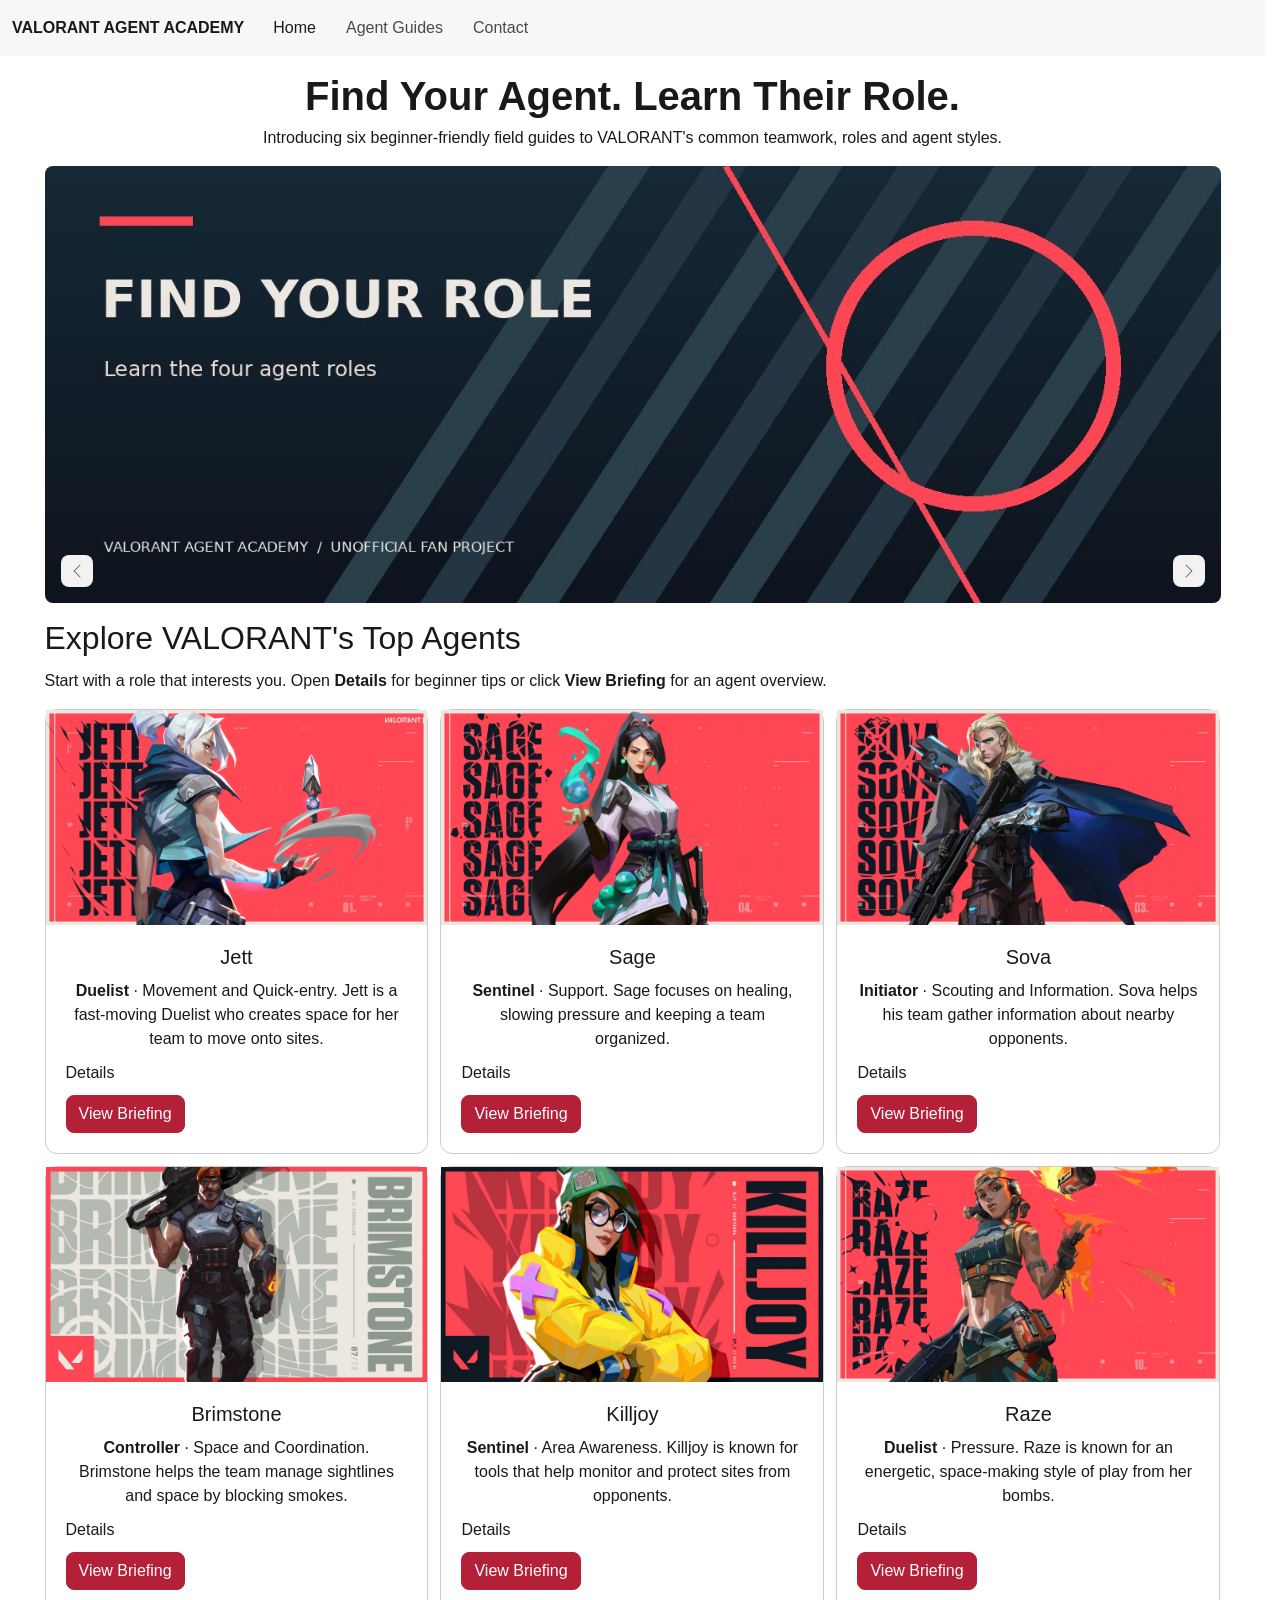
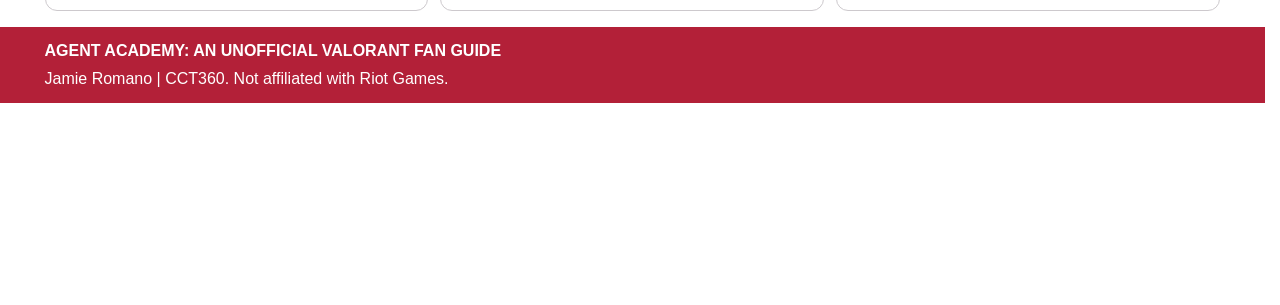
<file: index.html>
<!DOCTYPE html>
<html lang="en">
<head>
<meta charset="UTF-8">
<meta name="viewport" content="width=device-width, initial-scale=1.0">
<title>Agent Academy | VALORANT Beginner Agent Guides</title>
<!-- Load Bootstrap 6 before my custom CSS. -->
<link rel="stylesheet" href="css/bootstrap.min.css">
<link rel="stylesheet" href="css/style.css">
<script type="module" src="js/bootstrap.bundle.min.js"></script>
</head>
<!-- Responsive navbar with a drawer menu on smaller screens. -->
<body><nav class="navbar md:navbar-expand bg-1 fg-2" aria-label="Main navigation">
  <div class="container-fluid">
    <a class="navbar-brand fw-bold" href="index.html">VALORANT AGENT ACADEMY</a>
    <button class="btn-icon navbar-toggler" type="button" data-bs-toggle="drawer" data-bs-target="#navbarNav" aria-controls="navbarNav" aria-expanded="false" aria-label="Toggle navigation">
      <span class="navbar-toggler-icon" aria-hidden="true"></span>
    </button>
    <dialog class="drawer drawer-end" tabindex="-1" id="navbarNav" aria-labelledby="navbarNavLabel">
      <div class="drawer-header"><h2 class="drawer-title h5" id="navbarNavLabel">Menu</h2><button type="button" class="btn-close" data-bs-dismiss="drawer" aria-label="Close menu"></button></div>
      <div class="drawer-body"><ul class="navbar-nav">
        <li class="nav-item"><a class="nav-link active" aria-current="page" href="index.html">Home</a></li>
        <li class="nav-item"><a class="nav-link" href="index.html#agents">Agent Guides</a></li>
        <li class="nav-item"><a class="nav-link "  href="contact.html">Contact</a></li>
      </ul></div>
    </dialog>
  </div>
</nav><main>
<!-- Main introduction to the website. -->
<header class="container mt-5 text-center"><h1 class="fw-bold">Find Your Agent. Learn Their Role.</h1><p class="fs-4">Introducing six beginner-friendly field guides to VALORANT's common teamwork, roles and agent styles.</p></header>
<!-- Carousel with three images and navigation buttons. -->
<section class="container mt-3" aria-label="Featured agent guide slides">
<div id="heroCarousel" class="carousel carousel-overlay" aria-roledescription="carousel" aria-label="Guide highlights">
<div class="carousel-inner rounded-5">
<div class="carousel-item active"><img src="images/banner1.jpg" class="d-block w-100" alt="Original graphic inviting players to find their VALORANT agent role, with teal and red geometric shapes"></div>
<div class="carousel-item"><img src="images/banner2.jpg" class="d-block w-100" alt="Original futuristic teal graphic reminding players to share map information with teammates"></div>
<div class="carousel-item"><img src="images/banner3.jpg" class="d-block w-100" alt="Original geometric graphic inviting players to explore six VALORANT agent guides"></div>
</div>
<div class="carousel-overlay-controls">
<button class="btn-icon btn-sm btn-subtle theme-secondary" type="button" data-bs-target="#heroCarousel" data-bs-slide="prev" aria-label="Previous slide"><span class="carousel-icon-prev" aria-hidden="true"></span></button>
<button class="btn-icon btn-sm btn-subtle theme-secondary" type="button" data-bs-target="#heroCarousel" data-bs-slide="next" aria-label="Next slide"><span class="carousel-icon-next" aria-hidden="true"></span></button>
</div>
<!-- Responsive card grid: 1 column on phones, 2 on tablets, 3 on desktops. -->
</div></section><section id="agents" class="container mt-5" aria-labelledby="agentsTitle"><h2 id="agentsTitle" class="mb-4">Explore VALORANT's Top Agents</h2><p>Start with a role that interests you. Open <strong>Details</strong> for beginner tips or click <strong>View Briefing</strong> for an agent overview.</p><div class="row g-4">
  <!-- Card 1: Jett -->
  <div class="col-12 md:col-6 lg:col-4">
  <article class="card h-100">
    <img src="images/jett.jpg" class="w-100" alt="Original illustrated Jett guide graphic with abstract portrait shapes and a duelist role label" loading="lazy">
    <div class="card-body d-flex flex-column align-items-center">
      <h3 class="card-title h4">Jett</h3>
      <p class="card-text text-center"><strong>Duelist</strong> · Movement and Quick-entry. Jett is a fast-moving Duelist who creates space for her team to move onto sites.</p>
      <!-- The details element expands without JavaScript. -->
      <details class="accordion-item w-100" name="details1">
        <summary class="accordion-header">Details</summary>
        <div class="accordion-body"><p class="mb-0">For Beginners: Practice confident movement and pay attention to how teammates follow an entry.</p></div>
      </details>
      <!-- Button opens Jett's matching dialog. -->
      <button class="btn-solid theme-primary mt-auto mt-4" type="button" data-bs-toggle="dialog" data-bs-target="#briefingDialog1">View Briefing</button>
    </div>
  </article>
</div>
<!-- Card 2: Sage -->
<div class="col-12 md:col-6 lg:col-4">
  <article class="card h-100">
    <img src="images/sage.jpg" class="w-100" alt="Original illustrated Sage guide graphic with abstract portrait shapes and a sentinel role label" loading="lazy">
    <div class="card-body d-flex flex-column align-items-center">
      <h3 class="card-title h4">Sage</h3>
      <p class="card-text text-center"><strong>Sentinel</strong> · Support. Sage focuses on healing, slowing pressure and keeping a team organized.</p>
      <details class="accordion-item w-100" name="details2">
        <summary class="accordion-header">Details</summary>
        <div class="accordion-body"><p class="mb-0">For Beginners: Watch your team's position and choose moments to support teammates and secure space.</p></div>
      </details>
      <button class="btn-solid theme-primary mt-auto mt-4" type="button" data-bs-toggle="dialog" data-bs-target="#briefingDialog2">View Briefing</button>
    </div>
  </article>
</div>
<!-- Card 3: Sova -->
<div class="col-12 md:col-6 lg:col-4">
  <article class="card h-100">
    <img src="images/sova.jpg" class="w-100" alt="Original illustrated Sova guide graphic with abstract portrait shapes and a initiator role label" loading="lazy">
    <div class="card-body d-flex flex-column align-items-center">
      <h3 class="card-title h4">Sova</h3>
      <p class="card-text text-center"><strong>Initiator</strong> · Scouting and Information. Sova helps his team gather information about nearby opponents.</p>
      <details class="accordion-item w-100" name="details3">
        <summary class="accordion-header">Details</summary>
        <div class="accordion-body"><p class="mb-0">For Beginners: Share information clearly (using skill) before your teammates commit to a new area.</p></div>
      </details>
      <button class="btn-solid theme-primary mt-auto mt-4" type="button" data-bs-toggle="dialog" data-bs-target="#briefingDialog3">View Briefing</button>
    </div>
  </article>
</div>
<!-- Card 4: Brimstone -->
<div class="col-12 md:col-6 lg:col-4">
  <article class="card h-100">
    <img src="images/brimstone.jpg" class="w-100" alt="Original illustrated Brimstone guide graphic with abstract portrait shapes and a controller role label" loading="lazy">
    <div class="card-body d-flex flex-column align-items-center">
      <h3 class="card-title h4">Brimstone</h3>
      <p class="card-text text-center"><strong>Controller</strong> · Space and Coordination. Brimstone helps the team manage sightlines and space by blocking smokes.</p>
      <details class="accordion-item w-100" name="details4">
        <summary class="accordion-header">Details</summary>
        <div class="accordion-body"><p class="mb-0">For Beginners: Think about visibility and how to help teammates move together safely by smoking off opponents.</p></div>
      </details>
      <button class="btn-solid theme-primary mt-auto mt-4" type="button" data-bs-toggle="dialog" data-bs-target="#briefingDialog4">View Briefing</button>
    </div>
  </article>
</div>
<!-- Card 5: Killjoy -->
<div class="col-12 md:col-6 lg:col-4">
  <article class="card h-100">
    <img src="images/killjoy.jpg" class="w-100" alt="Original illustrated Killjoy guide graphic with abstract portrait shapes and a sentinel role label" loading="lazy">
    <div class="card-body d-flex flex-column align-items-center">
      <h3 class="card-title h4">Killjoy</h3>
      <p class="card-text text-center"><strong>Sentinel</strong> · Area Awareness. Killjoy is known for tools that help monitor and protect sites from opponents.</p>
      <details class="accordion-item w-100" name="details5">
        <summary class="accordion-header">Details</summary>
        <div class="accordion-body"><p class="mb-0">For Beginners: Pay attention to defensive coverage and call out what your team needs.</p></div>
      </details>
      <button class="btn-solid theme-primary mt-auto mt-4" type="button" data-bs-toggle="dialog" data-bs-target="#briefingDialog5">View Briefing</button>
    </div>
  </article>
</div>
<!-- Card 6: Raze -->
<div class="col-12 md:col-6 lg:col-4">
  <article class="card h-100">
    <img src="images/raze.jpg" class="w-100" alt="Original illustrated Raze guide graphic with abstract portrait shapes and a duelist role label" loading="lazy">
    <div class="card-body d-flex flex-column align-items-center">
      <h3 class="card-title h4">Raze</h3>
      <p class="card-text text-center"><strong>Duelist</strong> · Pressure. Raze is known for an energetic, space-making style of play from her bombs.</p>
      <details class="accordion-item w-100" name="details6">
        <summary class="accordion-header">Details</summary>
        <div class="accordion-body"><p class="mb-0">For Beginners: Coordinate with teammates and focus on when to take entry.</p></div>
      </details>
      <button class="btn-solid theme-primary mt-auto mt-4" type="button" data-bs-toggle="dialog" data-bs-target="#briefingDialog6">View Briefing</button>
    </div>
  </article>
<!-- Each agent has a separate dialog with a unique ID. -->
<!-- Jett briefing -->
</div></div></section></main><dialog class="dialog" id="briefingDialog1" aria-labelledby="briefingTitle1">
  <div class="dialog-header"><h2 class="dialog-title h5" id="briefingTitle1">Jett: Agent Briefing</h2><button type="button" class="btn-close" data-bs-dismiss="dialog" aria-label="Close Jett briefing"></button></div>
  <div class="dialog-body"><p>Jett is a duelist from South Korea. Jett is a fast-moving Duelist who creates opportunities for her team to move onto site.</p><p class="mb-0"><strong>Try this:</strong> Practice dashing into sites and creating space with smokes and fast-entry.</p></div>
  <div class="dialog-footer"><button class="btn-solid theme-primary" type="button" data-bs-dismiss="dialog">Close</button></div>
</dialog>
<!-- Sage briefing -->
<dialog class="dialog" id="briefingDialog2" aria-labelledby="briefingTitle2">
  <div class="dialog-header"><h2 class="dialog-title h5" id="briefingTitle2">Sage: Agent Briefing</h2><button type="button" class="btn-close" data-bs-dismiss="dialog" aria-label="Close Sage briefing"></button></div>
  <div class="dialog-body"><p>Sage is a sentinel from China. Sage is a Sentinel focused on healing, pushing opponents away from site and resurrecting teammates.</p><p class="mb-0"><strong>Try this:</strong> Watch your team’s position and heal teammates when health is low.</p></div>
  <div class="dialog-footer"><button class="btn-solid theme-primary" type="button" data-bs-dismiss="dialog">Close</button></div>
</dialog>
<!-- Sova briefing -->
<dialog class="dialog" id="briefingDialog3" aria-labelledby="briefingTitle3">
  <div class="dialog-header"><h2 class="dialog-title h5" id="briefingTitle3">Sova: Agent Briefing</h2><button type="button" class="btn-close" data-bs-dismiss="dialog" aria-label="Close Sova briefing"></button></div>
  <div class="dialog-body"><p>Sova is an initiator from Russia. He helps his team gather information about nearby opponents with his darts and tools that give intel.</p><p class="mb-0"><strong>Try this:</strong> Using skill, dart arrows onto site to find enemy positions.</p></div>
  <div class="dialog-footer"><button class="btn-solid theme-primary" type="button" data-bs-dismiss="dialog">Close</button></div>
</dialog>
<!-- Brimstone briefing -->
<dialog class="dialog" id="briefingDialog4" aria-labelledby="briefingTitle4">
  <div class="dialog-header"><h2 class="dialog-title h5" id="briefingTitle4">Brimstone: Agent Briefing</h2><button type="button" class="btn-close" data-bs-dismiss="dialog" aria-label="Close Brimstone briefing"></button></div>
  <div class="dialog-body"><p>Brimstone is a controller from United States. Brimstone helps the team manage sightlines and space.</p><p class="mb-0"><strong>Try this:</strong> Think about enemy positions and smoke off opponents to get onto site.</p></div>
  <div class="dialog-footer"><button class="btn-solid theme-primary" type="button" data-bs-dismiss="dialog">Close</button></div>
</dialog>
<!-- Killjoy briefing -->
<dialog class="dialog" id="briefingDialog5" aria-labelledby="briefingTitle5">
  <div class="dialog-header"><h2 class="dialog-title h5" id="briefingTitle5">Killjoy: Agent Briefing</h2><button type="button" class="btn-close" data-bs-dismiss="dialog" aria-label="Close Killjoy briefing"></button></div>
  <div class="dialog-body"><p>Killjoy is a sentinel from Germany. She is known for tools that help monitor and protect site.</p><p class="mb-0"><strong>Try this:</strong> Play defensively by placing robots on site to alert when enemies approach. Keep inside the radius.</p></div>
  <div class="dialog-footer"><button class="btn-solid theme-primary" type="button" data-bs-dismiss="dialog">Close</button></div>
</dialog>
<!-- Raze briefing -->
<dialog class="dialog" id="briefingDialog6" aria-labelledby="briefingTitle6">
  <div class="dialog-header"><h2 class="dialog-title h5" id="briefingTitle6">Raze: Agent Briefing</h2><button type="button" class="btn-close" data-bs-dismiss="dialog" aria-label="Close Raze briefing"></button></div>
  <div class="dialog-body"><p>Raze is a high-mobility duelist from Brazil. She is known for her explosive utility to clear tight angles, break enemy setups and launch onto bomb sites.</p><p class="mb-0"><strong>Try this:</strong> Send a boom-bot to clear tight angles then follow up satchel past chokepoints so defenders cannot hold angles.</p></div>
  <!-- Same footer is used on both pages. -->
  <div class="dialog-footer"><button class="btn-solid theme-primary" type="button" data-bs-dismiss="dialog">Close</button></div>
</dialog><footer class="bg-primary fg-contrast-primary py-4 mt-5"><div class="container"><p class="mb-1 fw-bold">AGENT ACADEMY: AN UNOFFICIAL VALORANT FAN GUIDE</p><p class="mb-0">Jamie Romano | CCT360. Not affiliated with Riot Games.</p></div></footer></body></html>
</file>
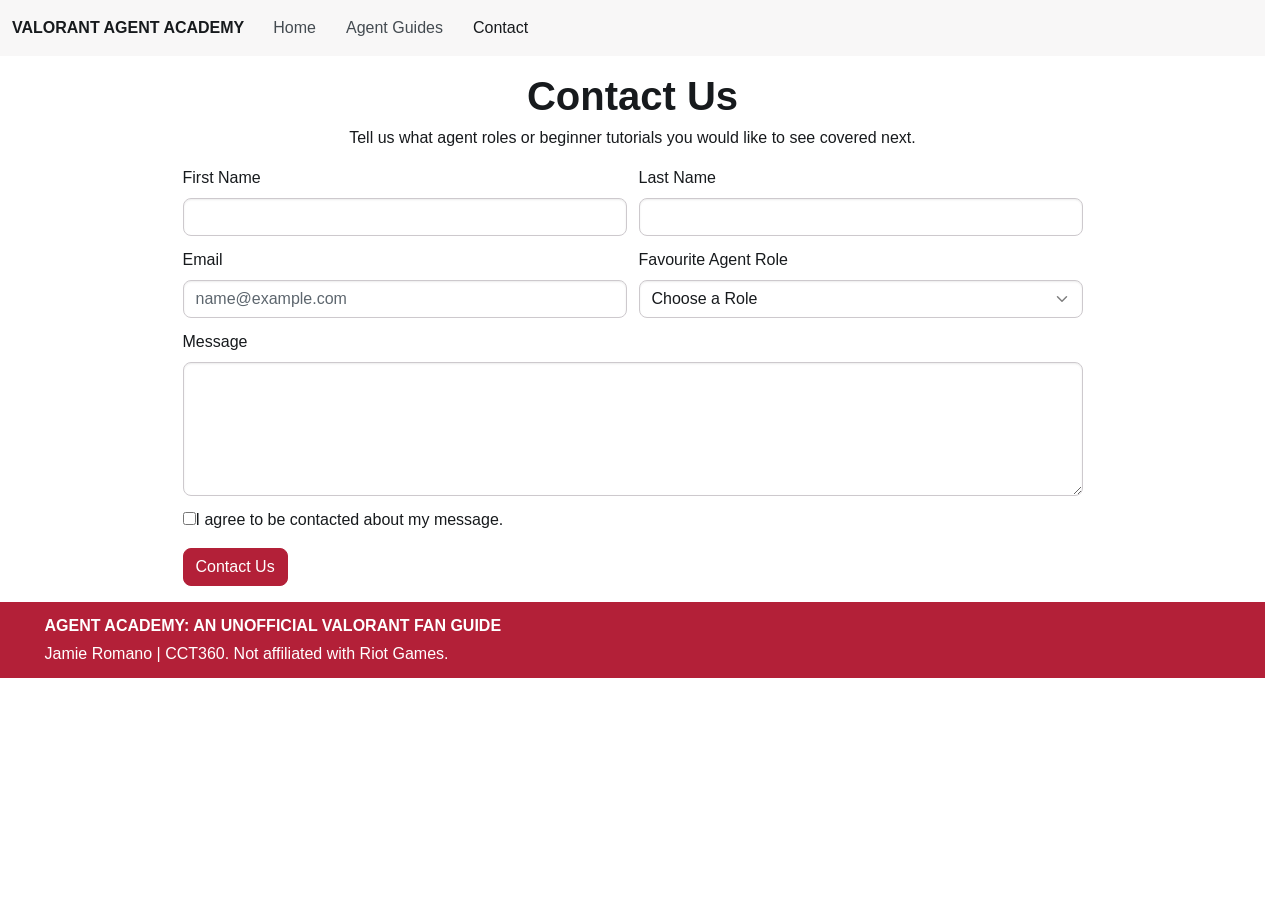
<file: contact.html>
<!DOCTYPE html>
<html lang="en">
<head>
<meta charset="UTF-8">
<meta name="viewport" content="width=device-width, initial-scale=1.0">
<title>Contact Agent Academy | VALORANT Fan Guide</title>
<!-- Load Bootstrap 6 first, then my custom theme. -->
<link rel="stylesheet" href="css/bootstrap.min.css">
<link rel="stylesheet" href="css/style.css">
<script type="module" src="js/bootstrap.bundle.min.js"></script>
</head>
<!-- Same responsive navbar, with Contact marked as active. -->
<body><nav class="navbar md:navbar-expand bg-1 fg-2" aria-label="Main navigation">
  <div class="container-fluid">
    <a class="navbar-brand fw-bold" href="index.html">VALORANT AGENT ACADEMY</a>
    <button class="btn-icon navbar-toggler" type="button" data-bs-toggle="drawer" data-bs-target="#navbarNav" aria-controls="navbarNav" aria-expanded="false" aria-label="Toggle navigation">
      <span class="navbar-toggler-icon" aria-hidden="true"></span>
    </button>
    <dialog class="drawer drawer-end" tabindex="-1" id="navbarNav" aria-labelledby="navbarNavLabel">
      <div class="drawer-header"><h2 class="drawer-title h5" id="navbarNavLabel">Menu</h2><button type="button" class="btn-close" data-bs-dismiss="drawer" aria-label="Close menu"></button></div>
      <div class="drawer-body"><ul class="navbar-nav">
        <li class="nav-item"><a class="nav-link "  href="index.html">Home</a></li>
        <li class="nav-item"><a class="nav-link" href="index.html#agents">Agent Guides</a></li>
        <li class="nav-item"><a class="nav-link active" aria-current="page" href="contact.html">Contact</a></li>
      </ul></div>
    </dialog>
  </div>
<!-- Contact page heading and introduction. -->
</nav><main class="container mt-5"><header class="text-center mb-5"><h1 class="fw-bold">Contact Us</h1><p class="fs-4">Tell us what agent roles or beginner tutorials you would like to see covered next.</p></header>
<!-- Form fields display in two columns on medium and larger screens. -->
<form class="mx-auto" style="max-width: 900px" action="#" method="get">
<div class="row g-4">
<!-- First and last name fields. -->
<div class="col-12 md:col-6"><div class="form-field"><label for="firstName" class="form-label">First Name</label><input type="text" class="form-control" id="firstName" name="firstName" required></div></div>
<div class="col-12 md:col-6"><div class="form-field"><label for="lastName" class="form-label">Last Name</label><input type="text" class="form-control" id="lastName" name="lastName"></div></div>
<!-- Email field with browser validation. -->
<div class="col-12 md:col-6"><div class="form-field"><label for="email" class="form-label">Email</label><input type="email" class="form-control" id="email" name="email" placeholder="name@example.com" required></div></div>
<!-- Dropdown menu for choosing an agent role. -->
<div class="col-12 md:col-6"><div class="form-field"><label for="roleInterest" class="form-label">Favourite Agent Role</label><select class="form-control" id="roleInterest" name="roleInterest"><option value="">Choose a Role</option><option>Duelist</option><option>Initiator</option><option>Controller</option><option>Sentinel</option></select></div></div>
<!-- Message box takes the full row. -->
<div class="col-12"><div class="form-field"><label for="message" class="form-label">Message</label><textarea class="form-control" id="message" name="message" rows="5" placeholder="" required></textarea></div></div>
<!-- Bootstrap 6 checkbox for contact consent. -->
<div class="col-12"><div class="form-check"><input class="form-check-input" type="checkbox" id="consent" name="consent" required><label class="form-check-label" for="consent">I agree to be contacted about my message.</label></div></div></div>
<!-- Submit button using the custom primary theme. -->
<button type="submit" class="btn-solid theme-primary mt-5">Contact Us</button>
<!-- Footer matches the homepage. -->
</form></main><footer class="bg-primary fg-contrast-primary py-4 mt-5"><div class="container"><p class="mb-1 fw-bold">AGENT ACADEMY: AN UNOFFICIAL VALORANT FAN GUIDE</p><p class="mb-0">Jamie Romano | CCT360. Not affiliated with Riot Games.</p></div></footer></body></html>
</file>
<file: css/style.css>
/* Change Bootstrap's primary colors to match VALORANT's red theme. */
:root {
  --bs-primary-bg: #b32038;
  --bs-primary-fg: #b32038;
  --bs-primary-fg-emphasis: #82162a;
  --bs-primary-border: #b32038;
  --bs-primary-focus-ring: #b32038;
  --bs-primary-contrast: #ffffff;
}

/* Apply the same red colors to the primary buttons. */
.btn-solid.theme-primary {
  --bs-theme-bg: #b32038;
  --bs-theme-border: #b32038;
  --bs-theme-contrast: #ffffff;
}
</file>
